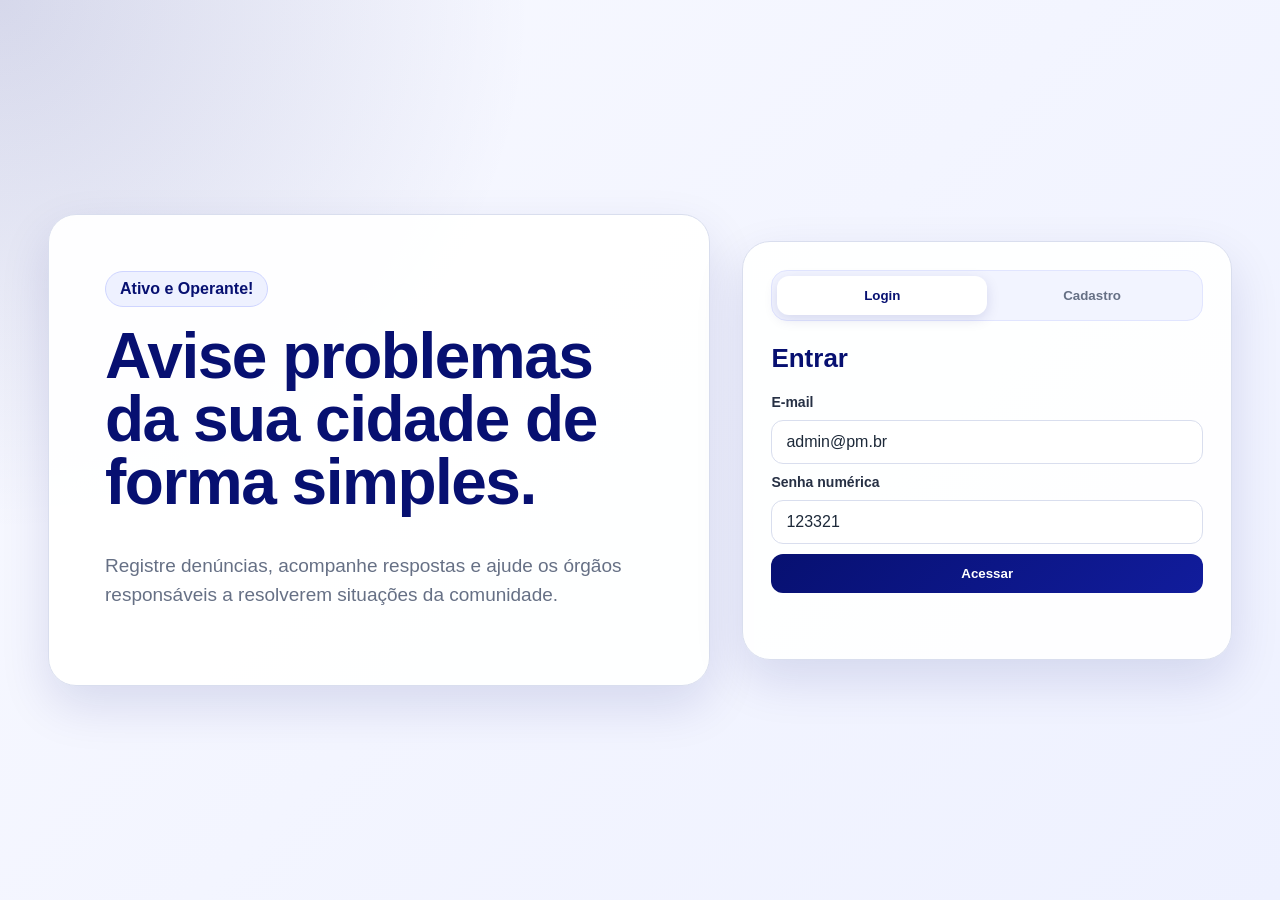
<file: AtivoOperante/src/main/resources/static/index.html>
<!DOCTYPE html>
<html lang="pt-BR">
<head>
  <meta charset="UTF-8" />
  <meta name="viewport" content="width=device-width, initial-scale=1.0" />
  <title>Ativo e Operante</title>
  <link rel="stylesheet" href="css/style.css" />
</head>
<body>
  <main class="auth-layout">
    <section class="hero-card">
      <span class="badge">Ativo e Operante!</span>
      <h1>Avise problemas da sua cidade de forma simples.</h1>
      <p>Registre denúncias, acompanhe respostas e ajude os órgãos responsáveis a resolverem situações da comunidade.</p>
    </section>

    <section class="auth-card">
      <div class="tabs">
        <button class="tab active" data-tab="login">Login</button>
        <button class="tab" data-tab="cadastro">Cadastro</button>
      </div>

      <form id="formLogin" class="form active-form">
        <h2>Entrar</h2>
        <label>E-mail</label>
        <input type="email" id="loginEmail" value="admin@pm.br" required />
        <label>Senha numérica</label>
        <input type="number" id="loginSenha" value="123321" required />
        <button type="submit">Acessar</button>
      </form>

      <form id="formCadastro" class="form">
        <h2>Criar conta cidadão</h2>
        <label>CPF somente números</label>
        <input type="number" id="cadCpf" required />
        <label>E-mail</label>
        <input type="email" id="cadEmail" required />
        <label>Senha numérica</label>
        <input type="number" id="cadSenha" required />
        <button type="submit">Cadastrar</button>
      </form>

      <p id="mensagem" class="mensagem"></p>
    </section>
  </main>

  <script src="js/api.js"></script>
  <script src="js/index.js"></script>
</body>
</html>
</file>
<file: AtivoOperante/src/main/resources/static/css/style.css>
:root {
    --bg: #f4f6fb;
    --card: #ffffff;
    --text: #1d2939;
    --muted: #667085;
    --primary: #071071;
    --primary-2: #111c9c;
    --primary-light: #eef1ff;
    --danger: #b42318;
    --danger-2: #991b1b;
    --success: #067647;
    --border: #d9deee;
    --shadow: 0 20px 50px rgba(7, 16, 113, 0.12);
}

* {
    box-sizing: border-box;
}

body {
    margin: 0;
    font-family: Arial, Helvetica, sans-serif;
    color: var(--text);
    background:
            radial-gradient(circle at top left, rgba(7, 16, 113, 0.14), transparent 34%),
            linear-gradient(135deg, #f8f9ff 0%, #eef1ff 100%);
}

.auth-layout {
    min-height: 100vh;
    display: grid;
    grid-template-columns: 1.15fr 0.85fr;
    gap: 32px;
    padding: 48px;
    align-items: center;
}

.hero-card,
.auth-card,
.panel {
    background: rgba(255, 255, 255, 0.96);
    border: 1px solid var(--border);
    border-radius: 28px;
    box-shadow: var(--shadow);
}

.hero-card {
    padding: 56px;
    min-height: 460px;
    display: flex;
    flex-direction: column;
    justify-content: center;
}

.hero-card h1 {
    font-size: clamp(36px, 5vw, 68px);
    line-height: 0.98;
    margin: 18px 0;
    color: var(--primary);
    letter-spacing: -1.5px;
}

.hero-card p {
    font-size: 19px;
    color: var(--muted);
    max-width: 640px;
    line-height: 1.55;
}

.badge {
    width: fit-content;
    padding: 8px 14px;
    border-radius: 999px;
    background: var(--primary-light);
    color: var(--primary);
    font-weight: 800;
    border: 1px solid #cfd5ff;
}

.auth-card {
    padding: 28px;
}

.tabs {
    display: grid;
    grid-template-columns: 1fr 1fr;
    background: #f2f4ff;
    padding: 5px;
    border-radius: 16px;
    margin-bottom: 22px;
    border: 1px solid #e1e5ff;
}

.tab {
    border: 0;
    border-radius: 12px;
    padding: 12px;
    background: transparent;
    cursor: pointer;
    font-weight: 800;
    color: var(--muted);
}

.tab.active {
    background: #ffffff;
    color: var(--primary);
    box-shadow: 0 4px 14px rgba(7, 16, 113, 0.12);
}

.form {
    display: none;
}

.active-form {
    display: flex;
    flex-direction: column;
    gap: 10px;
}

.form h2 {
    margin: 0 0 10px;
    color: var(--primary);
    font-size: 26px;
}

label {
    font-weight: 700;
    font-size: 14px;
    color: #263044;
}

input,
select,
textarea {
    width: 100%;
    border: 1px solid var(--border);
    border-radius: 12px;
    padding: 12px 14px;
    font: inherit;
    background: #ffffff;
    color: var(--text);
    outline: none;
    transition: 0.2s ease;
}

input:focus,
select:focus,
textarea:focus {
    border-color: var(--primary);
    box-shadow: 0 0 0 4px rgba(7, 16, 113, 0.10);
}

textarea {
    resize: vertical;
}

button {
    border: 0;
    background: linear-gradient(135deg, var(--primary), var(--primary-2));
    color: #ffffff;
    border-radius: 12px;
    padding: 12px 16px;
    font-weight: 800;
    cursor: pointer;
    transition: 0.2s ease;
}

button:hover {
    filter: brightness(0.96);
    transform: translateY(-1px);
}

button:disabled {
    opacity: 0.55;
    cursor: not-allowed;
    transform: none;
}

.btn-secondary {
    background: #ffffff;
    color: var(--primary);
    border: 1px solid var(--border);
}

.btn-secondary:hover {
    background: var(--primary-light);
}

.btn-danger {
    background: var(--danger);
    color: #ffffff;
}

.btn-danger:hover {
    background: var(--danger-2);
}

.btn-small {
    min-width: 70px;
    padding: 9px 12px;
    font-size: 13px;
    border-radius: 10px;
}

.mensagem {
    min-height: 22px;
    font-weight: 700;
    margin: 0 0 16px;
}

.mensagem.erro {
    color: var(--danger);
}

.mensagem.sucesso {
    color: var(--success);
}

.small-note {
    color: var(--muted);
    font-size: 13px;
    margin: 4px 0;
}

.topbar {
    height: 72px;
    background: #ffffff;
    border-bottom: 1px solid var(--border);
    display: flex;
    align-items: center;
    justify-content: space-between;
    padding: 0 32px;
    position: sticky;
    top: 0;
    z-index: 10;
    box-shadow: 0 8px 24px rgba(7, 16, 113, 0.06);
}

.topbar strong {
    color: var(--primary);
    font-size: 18px;
}

.topbar div {
    display: flex;
    flex-direction: column;
}

.topbar span {
    color: var(--muted);
    font-size: 13px;
}

.container {
    width: min(1180px, calc(100% - 32px));
    margin: 28px auto;
}

.grid-2 {
    display: grid;
    grid-template-columns: 0.9fr 1.1fr;
    gap: 24px;
    align-items: start;
}

.admin-grid {
    width: min(1180px, calc(100% - 32px));
    margin: 28px auto;
    display: grid;
    grid-template-columns: repeat(2, minmax(300px, 1fr));
    gap: 24px;
    align-items: start;
}

.admin-grid > .mensagem {
    grid-column: 1 / -1;
    width: 100%;
}

.admin-grid > .panel {
    width: 100%;
    max-width: none;
    margin: 0;
}

.admin-grid > .panel.full-width,
.admin-grid > .full-width {
    grid-column: 1 / -1;
}

.full-width {
    grid-column: 1 / -1;
}

.panel {
    padding: 24px;
    border-radius: 22px;
    box-shadow: 0 14px 35px rgba(7, 16, 113, 0.09);
}

.panel h1 {
    margin: 0 0 18px;
    color: var(--primary);
    font-size: 25px;
    line-height: 1.2;
}

.form-panel {
    display: flex;
}

.section-title {
    display: flex;
    justify-content: space-between;
    align-items: center;
    gap: 16px;
}

.cards-list {
    display: grid;
    gap: 14px;
}

.card-item {
    border: 1px solid var(--border);
    background: #ffffff;
    border-radius: 18px;
    padding: 16px;
    border-left: 5px solid var(--primary);
    box-shadow: 0 8px 20px rgba(7, 16, 113, 0.06);
}

.card-item h3 {
    margin: 0 0 6px;
    color: var(--primary);
}

.card-item p {
    color: #344054;
    line-height: 1.5;
}

.card-meta {
    display: flex;
    flex-wrap: wrap;
    gap: 8px;
    color: var(--muted);
    font-size: 13px;
    margin: 8px 0 10px;
}

.pill {
    background: var(--primary-light);
    color: var(--primary);
    padding: 5px 9px;
    border-radius: 999px;
    font-weight: 700;
}

.feedback-box {
    margin-top: 12px;
    padding: 12px;
    border-radius: 14px;
    background: #f0fdf4;
    border: 1px solid #bbf7d0;
    color: #14532d;
}

.card-actions {
    display: flex;
    gap: 8px;
    flex-wrap: wrap;
    margin-top: 12px;
}

.inline-form {
    display: grid;
    grid-template-columns: 1fr 80px;
    gap: 10px;
    align-items: center;
    margin-bottom: 18px;
}

.table-list {
    display: grid;
    gap: 8px;
}

.row-item {
    display: grid;
    grid-template-columns: 1fr auto;
    align-items: center;
    gap: 14px;
    padding: 14px 0;
    border-bottom: 1px solid var(--border);
}

.row-item strong {
    font-size: 15px;
    color: var(--text);
    word-break: break-word;
}

.row-actions {
    display: flex;
    gap: 8px;
    align-items: center;
}

.modal {
    border: 0;
    border-radius: 24px;
    padding: 24px;
    width: min(520px, 92vw);
    box-shadow: var(--shadow);
}

.modal::backdrop {
    background: rgba(7, 16, 113, 0.35);
}

.actions-right {
    display: flex;
    justify-content: flex-end;
    gap: 10px;
}

input.erro,
select.erro,
textarea.erro,
.campo-erro {
    border-color: #c02018 !important;
    background: #fff7f7 !important;
    box-shadow: 0 0 0 4px rgba(192, 32, 24, 0.12) !important;
}

.texto-erro {
    color: #c02018;
    font-size: 13px;
    font-weight: 700;
    margin-top: -4px;
    margin-bottom: 6px;
}

input.sucesso,
select.sucesso,
textarea.sucesso {
    border-color: var(--success) !important;
    box-shadow: 0 0 0 4px rgba(6, 118, 71, 0.10) !important;
}

@media (max-width: 850px) {
    .auth-layout,
    .grid-2 {
        grid-template-columns: 1fr;
    }

    .auth-layout {
        padding: 20px;
    }

    .hero-card {
        min-height: auto;
        padding: 32px;
    }

    .container {
        width: calc(100% - 24px);
    }

    .topbar {
        padding: 0 16px;
    }
}

@media (max-width: 760px) {
    .admin-grid {
        grid-template-columns: 1fr;
    }

    .admin-grid > .mensagem,
    .admin-grid > .panel,
    .admin-grid > .panel.full-width,
    .admin-grid > .full-width {
        grid-column: 1 / -1;
    }

    .inline-form {
        grid-template-columns: 1fr;
    }

    .row-item {
        grid-template-columns: 1fr;
    }

    .row-actions {
        width: 100%;
    }

    .row-actions button {
        flex: 1;
    }
}

@media (max-width: 520px) {
    .hero-card h1 {
        font-size: 34px;
    }

    .hero-card,
    .auth-card,
    .panel {
        border-radius: 20px;
    }

    .section-title {
        align-items: flex-start;
        flex-direction: column;
    }

    button {
        width: 100%;
    }

    .card-actions,
    .row-actions,
    .actions-right {
        flex-direction: column;
    }
}

body > .mensagem {
    width: min(1180px, calc(100% - 32px));
    margin: 24px auto 0;
}
</file>
